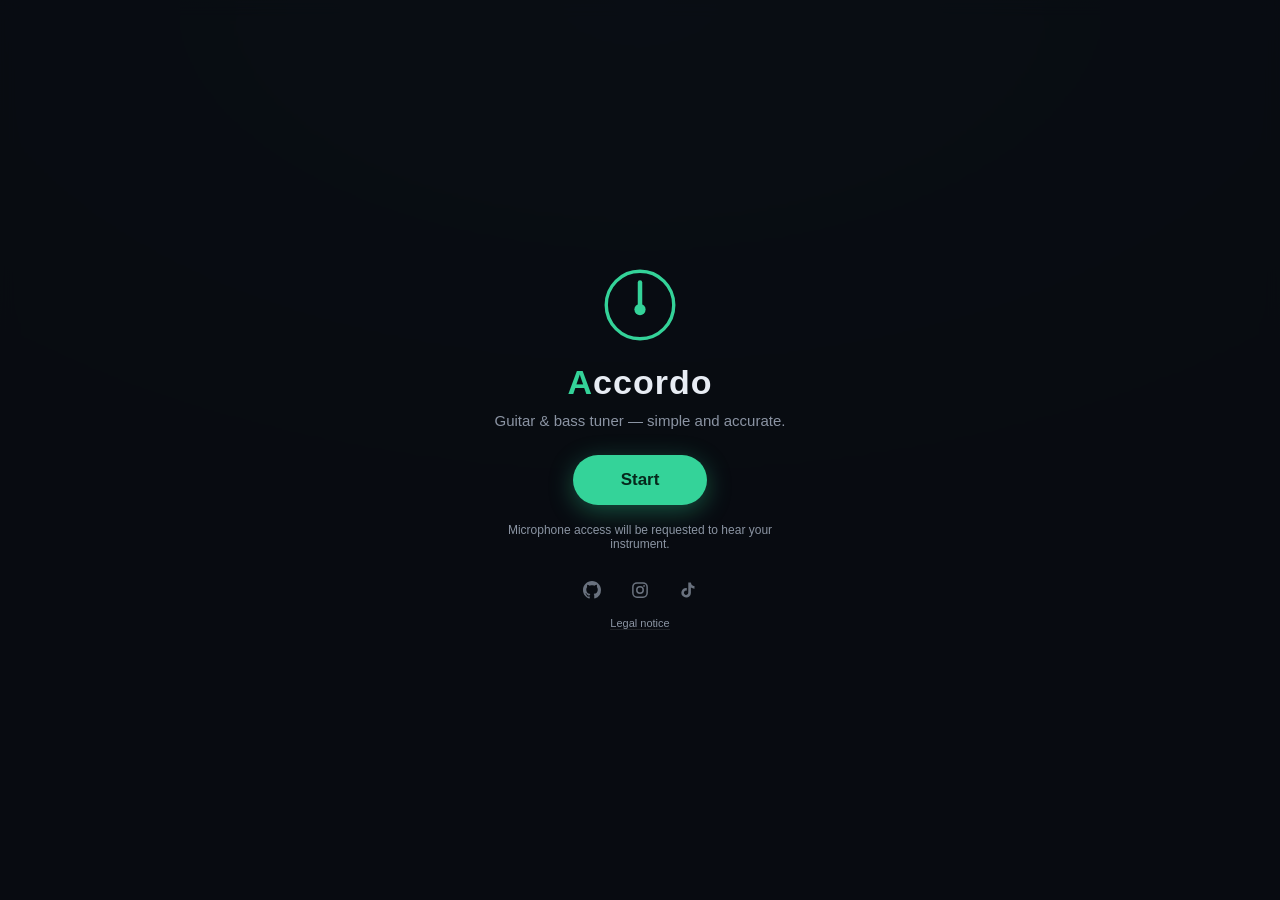
<file: index.html>
<!DOCTYPE html>
<html lang="fr">
<head>
<meta charset="UTF-8">
<meta http-equiv="Content-Security-Policy" content="default-src 'none'; script-src 'self' 'sha256-bJ1REv+4RdGnGpzXMUeaweJPyospHCH5Voa5C8u6MGs='; style-src 'self'; img-src 'self' data:; manifest-src 'self'; connect-src 'self'; media-src 'self'; base-uri 'none'; form-action 'none'; object-src 'none'">
<meta name="referrer" content="strict-origin-when-cross-origin">
<meta name="viewport" content="width=device-width, initial-scale=1, viewport-fit=cover, interactive-widget=resizes-content">
<meta name="theme-color" content="#0c1017">
<meta name="apple-mobile-web-app-capable" content="yes">
<meta name="apple-mobile-web-app-status-bar-style" content="black-translucent">

<!-- SEO -->
<title>Accordo — Free Online Guitar & Bass Tuner | Accordeur guitare & basse</title>
<meta name="description" content="Free, accurate online chromatic tuner for 6/7/8-string guitar and 4/5/6-string bass. 50+ tunings: Drop C, Open G, DADGAD… No ads, no tracking, works offline. Accordeur gratuit et précis pour guitare et basse.">
<meta name="keywords" content="guitar tuner, bass tuner, online tuner, accordeur guitare, accordeur basse, drop c tuner, open g, DADGAD, chromatic tuner, free tuner, afinador guitarra, Stimmgerät Gitarre">
<meta name="author" content="Pierre Viéville">
<meta name="robots" content="index, follow">
<link rel="canonical" href="https://accordo.tools/">

<!-- Open Graph / réseaux sociaux -->
<meta property="og:type" content="website">
<meta property="og:site_name" content="Accordo">
<meta property="og:title" content="Accordo — Free Online Guitar & Bass Tuner">
<meta property="og:description" content="Free, accurate chromatic tuner for guitar and bass. 50+ tunings, 9 languages, no ads, works offline.">
<meta property="og:url" content="https://accordo.tools/">
<meta property="og:image" content="https://accordo.tools/icon.svg">
<meta name="twitter:card" content="summary">
<meta name="twitter:title" content="Accordo — Free Online Guitar & Bass Tuner">
<meta name="twitter:description" content="Free, accurate chromatic tuner for guitar and bass. 50+ tunings, 9 languages, no ads, works offline.">
<meta name="twitter:image" content="https://accordo.tools/icon.svg">

<!-- Données structurées -->
<script type="application/ld+json">
{
  "@context": "https://schema.org",
  "@type": "WebApplication",
  "name": "Accordo",
  "url": "https://accordo.tools/",
  "description": "Free, accurate online chromatic tuner for 6/7/8-string guitar and 4/5/6-string bass. 50+ tunings, 9 languages, no ads, works offline.",
  "applicationCategory": "MusicApplication",
  "operatingSystem": "Any",
  "browserRequirements": "Requires a modern browser with microphone access",
  "inLanguage": ["en", "fr", "es", "it", "de", "pt", "zh", "ja", "ko"],
  "offers": { "@type": "Offer", "price": "0", "priceCurrency": "EUR" },
  "author": {
    "@type": "Person",
    "name": "Pierre Viéville",
    "url": "https://pierrevieville.fr"
  }
}
</script>

<link rel="manifest" href="manifest.webmanifest">
<link rel="icon" href="icon.svg" type="image/svg+xml">
<link rel="apple-touch-icon" href="icon.svg">
<link rel="stylesheet" href="style.css">
</head>
<body>

<!-- Écran de démarrage (obligatoire : geste utilisateur pour activer micro/audio) -->
<div id="startOverlay" class="overlay">
  <div class="start-card">
    <div class="start-logo">
      <svg viewBox="0 0 64 64" width="72" height="72" aria-hidden="true">
        <circle cx="32" cy="32" r="30" fill="none" stroke="#34d399" stroke-width="3"/>
        <line x1="32" y1="34" x2="32" y2="12" stroke="#34d399" stroke-width="4" stroke-linecap="round"/>
        <circle cx="32" cy="36" r="5" fill="#34d399"/>
      </svg>
    </div>
    <h1>Accordo</h1>
    <p id="tagline">Accordeur guitare &amp; basse, simple et précis.</p>
    <button id="startBtn" class="btn-primary">Commencer</button>
    <p id="startHint" class="start-hint">L'accès au micro sera demandé pour écouter votre instrument.</p>
    <div class="social-row">
      <a class="social-link" href="https://github.com/Immolare/accordo" target="_blank" rel="noopener noreferrer" aria-label="GitHub">
        <svg viewBox="0 0 16 16" width="18" height="18" aria-hidden="true" focusable="false"><path fill="currentColor" d="M8 0C3.58 0 0 3.58 0 8c0 3.54 2.29 6.53 5.47 7.59.4.07.55-.17.55-.38 0-.19-.01-.82-.01-1.49-2.01.37-2.53-.49-2.69-.94-.09-.23-.48-.94-.82-1.13-.28-.15-.68-.52-.01-.53.63-.01 1.08.58 1.23.82.72 1.21 1.87.87 2.33.66.07-.52.28-.87.51-1.07-1.78-.2-3.64-.89-3.64-3.95 0-.87.31-1.59.82-2.15-.08-.2-.36-1.02.08-2.12 0 0 .67-.21 2.2.82.64-.18 1.32-.27 2-.27s1.36.09 2 .27c1.53-1.04 2.2-.82 2.2-.82.44 1.1.16 1.92.08 2.12.51.56.82 1.27.82 2.15 0 3.07-1.87 3.75-3.65 3.95.29.25.54.73.54 1.48 0 1.07-.01 1.93-.01 2.2 0 .21.15.46.55.38A8.01 8.01 0 0 0 16 8c0-4.42-3.58-8-8-8z"/></svg>
      </a>
      <a class="social-link" href="https://www.instagram.com/pierre.vieville.metal" target="_blank" rel="noopener noreferrer" aria-label="Instagram">
        <svg viewBox="0 0 24 24" width="18" height="18" aria-hidden="true" focusable="false" fill="none" stroke="currentColor" stroke-width="2"><rect x="2.5" y="2.5" width="19" height="19" rx="5.5"/><circle cx="12" cy="12" r="4.3"/><circle cx="17.4" cy="6.6" r="1.2" fill="currentColor" stroke="none"/></svg>
      </a>
      <a class="social-link" href="https://www.tiktok.com/@pierrevieville" target="_blank" rel="noopener noreferrer" aria-label="TikTok">
        <svg viewBox="0 0 24 24" width="18" height="18" aria-hidden="true" focusable="false"><path fill="currentColor" d="M19.59 6.69a4.83 4.83 0 0 1-3.77-4.25V2h-3.45v13.67a2.89 2.89 0 0 1-5.2 1.74 2.89 2.89 0 0 1 2.31-4.64 2.93 2.93 0 0 1 .88.13V9.4a6.84 6.84 0 0 0-1-.05A6.33 6.33 0 0 0 5 20.1a6.34 6.34 0 0 0 10.86-4.43v-7a8.16 8.16 0 0 0 4.77 1.52v-3.4a4.85 4.85 0 0 1-1-.1z"/></svg>
      </a>
    </div>
    <a id="legalLink" class="legal-link" href="legal.html">Legal notice</a>
  </div>
</div>

<!-- Contenu descriptif pour moteurs de recherche (sans JavaScript) -->
<noscript>
  <section>
    <h2>Accordo — Free Online Guitar &amp; Bass Tuner</h2>
    <p>Accordo is a free, accurate chromatic tuner for 6, 7 and 8-string guitars and 4, 5 and 6-string basses.
      It offers more than 50 tunings (Standard, Drop D, Drop C, Drop B, Open G, Open D, DADGAD, All Fourths…),
      a flat switch, reference tones to tune by ear, and automatic string detection — with no ads and no tracking.
      JavaScript is required to use the tuner.</p>
  </section>
</noscript>

<div id="app" class="app" hidden>

  <!-- En-tête : titre + calibration -->
  <header class="topbar">
    <div class="brand">Accordo</div>
    <div class="topbar-right">
      <button id="langBtn" class="lang-btn" aria-label="Langue" aria-haspopup="dialog" aria-expanded="false">FR</button>
      <div class="calib" role="group" aria-label="Calibration">
        <button id="calibDown" class="calib-btn" aria-label="Diminuer la fréquence de référence">−</button>
        <span id="calibValue" class="calib-value" aria-live="polite">440 Hz</span>
        <button id="calibUp" class="calib-btn" aria-label="Augmenter la fréquence de référence">+</button>
      </div>
    </div>
  </header>

  <!-- Guitare / Basse -->
  <div class="segmented" role="tablist" aria-label="Instrument">
    <button id="segGuitar" class="seg active" role="tab" aria-selected="true">Guitare</button>
    <button id="segBass" class="seg" role="tab" aria-selected="false">Basse</button>
  </div>

  <!-- Sélecteur de preset -->
  <button id="presetBtn" class="preset-btn" aria-haspopup="dialog" aria-expanded="false">
    <span id="presetLabel">Standard E · 6 cordes</span>
    <svg width="14" height="14" viewBox="0 0 16 16" aria-hidden="true" focusable="false"><path d="M4 6l4 4 4-4" fill="none" stroke="currentColor" stroke-width="2" stroke-linecap="round" stroke-linejoin="round"/></svg>
  </button>

  <!-- Cadran -->
  <div class="gauge-card">
    <svg id="gauge" viewBox="0 0 300 178" class="gauge" aria-hidden="true" focusable="false">
      <g id="ticks"></g>
      <path id="zoneArc" d="" class="zone-arc"/>
      <g id="needle">
        <line x1="150" y1="98" x2="150" y2="34" class="needle-line"/>
      </g>
      <text x="38"  y="172" class="gauge-minus">♭</text>
      <text x="262" y="172" class="gauge-plus">♯</text>
    </svg>
    <div class="note-display">
      <div id="noteName" class="note-name">–</div>
      <div class="note-meta">
        <span id="centsLabel" class="cents">&nbsp;</span>
        <span id="freqLabel" class="freq">&nbsp;</span>
      </div>
      <div id="statusText" class="status" role="status" aria-live="polite">Jouez une corde…</div>
    </div>
  </div>

  <!-- Cordes -->
  <div id="stringsRow" class="strings" role="group"></div>

  <!-- Boutons du bas -->
  <footer class="controls">
    <button id="flatBtn" class="ctrl">
      <span class="ctrl-icon">♭</span><span id="flatLabel" class="ctrl-label">Flat</span>
    </button>
    <button id="autoBtn" class="ctrl active">
      <span class="ctrl-icon">A</span><span id="autoLabel" class="ctrl-label">Auto</span>
    </button>
    <button id="soundBtn" class="ctrl">
      <span class="ctrl-icon">🔊</span><span id="soundLabel" class="ctrl-label">Son</span>
    </button>
  </footer>

  <div id="micBanner" class="mic-banner" role="alert" hidden>
    <span id="micBannerText">Micro non autorisé — utilisez le mode Son et accordez à l'oreille.</span>
    <button id="micRetry" class="mic-retry">Réessayer</button>
  </div>
</div>

<!-- Feuille de sélection des accordages -->
<div id="presetSheet" class="overlay sheet-overlay" hidden>
  <div class="sheet" role="dialog" aria-modal="true" aria-labelledby="sheetTitle">
    <div class="sheet-head">
      <span id="sheetTitle">Accordages</span>
      <button id="sheetClose" class="sheet-close" aria-label="Fermer">✕</button>
    </div>
    <div class="sheet-search">
      <input id="presetSearch" type="search" inputmode="search" autocomplete="off"
             placeholder="Rechercher : Drop C, Open G, DADGAD…">
    </div>
    <div class="custom-actions-bar">
      <button id="createCustomBtn" class="custom-create-btn">+ Custom</button>
      <div class="custom-import-bar">
        <input id="customImportInput" type="text" inputmode="text" autocomplete="off"
               placeholder="Paste a share code...">
        <button id="customImportBtn" class="custom-import-btn">Import</button>
      </div>
    </div>
    <div id="presetList" class="sheet-list"></div>
  </div>
</div>

<!-- Feuille de sélection de la langue -->
<div id="langSheet" class="overlay sheet-overlay" hidden>
  <div class="sheet" role="dialog" aria-modal="true" aria-labelledby="langTitle">
    <div class="sheet-head">
      <span id="langTitle">Langue</span>
      <button id="langClose" class="sheet-close" aria-label="Fermer">✕</button>
    </div>
    <div id="langList" class="sheet-list"></div>
  </div>
</div>


<!-- Feuille de creation d'accordage personnalise -->
<div id="customSheet" class="overlay sheet-overlay" hidden>
  <div class="sheet" role="dialog" aria-modal="true" aria-labelledby="customSheetTitle">
    <div class="sheet-head">
      <span id="customSheetTitle">Custom Tuning</span>
      <button id="customSheetClose" class="sheet-close" aria-label="Close">&times;</button>
    </div>
    <div class="custom-name-row">
      <input id="customNameInput" type="text" inputmode="text" autocomplete="off"
             placeholder="Tuning name...">
    </div>
    <div id="customStringsContainer" class="custom-strings"></div>
    <div class="custom-add-row">
      <button id="customAddLow" class="custom-add-btn">+ Add low string</button>
      <button id="customAddHigh" class="custom-add-btn">+ Add high string</button>
    </div>
    <div class="custom-footer">
      <button id="customSaveBtn" class="btn-primary custom-save-btn">Save</button>
      <div id="customShareDisplay" class="custom-share" hidden>
        <span id="customShareLabel" class="custom-share-label">Code:</span>
        <input id="customShareCodeInput" type="text" readonly class="custom-share-input">
        <button id="customShareCopy" class="custom-share-copy">Copy</button>
      </div>
    </div>
  </div>
</div>

<div id="toast" class="toast" role="status" aria-live="polite" hidden></div>
<button id="updateBtn" class="update-banner" hidden></button>
<div id="srAnnounce" class="sr-only" role="status" aria-live="polite"></div>

<script src="js/i18n.js"></script>
<script src="js/music.js"></script>
<script src="js/share-code.js"></script>
<script src="js/settings-store.js"></script>
<script src="js/audio-engine.js"></script>
<script src="js/ui.js"></script>
<script src="js/custom-tunings.js"></script>
<script src="js/app.js"></script>
</body>
</html>
</file>
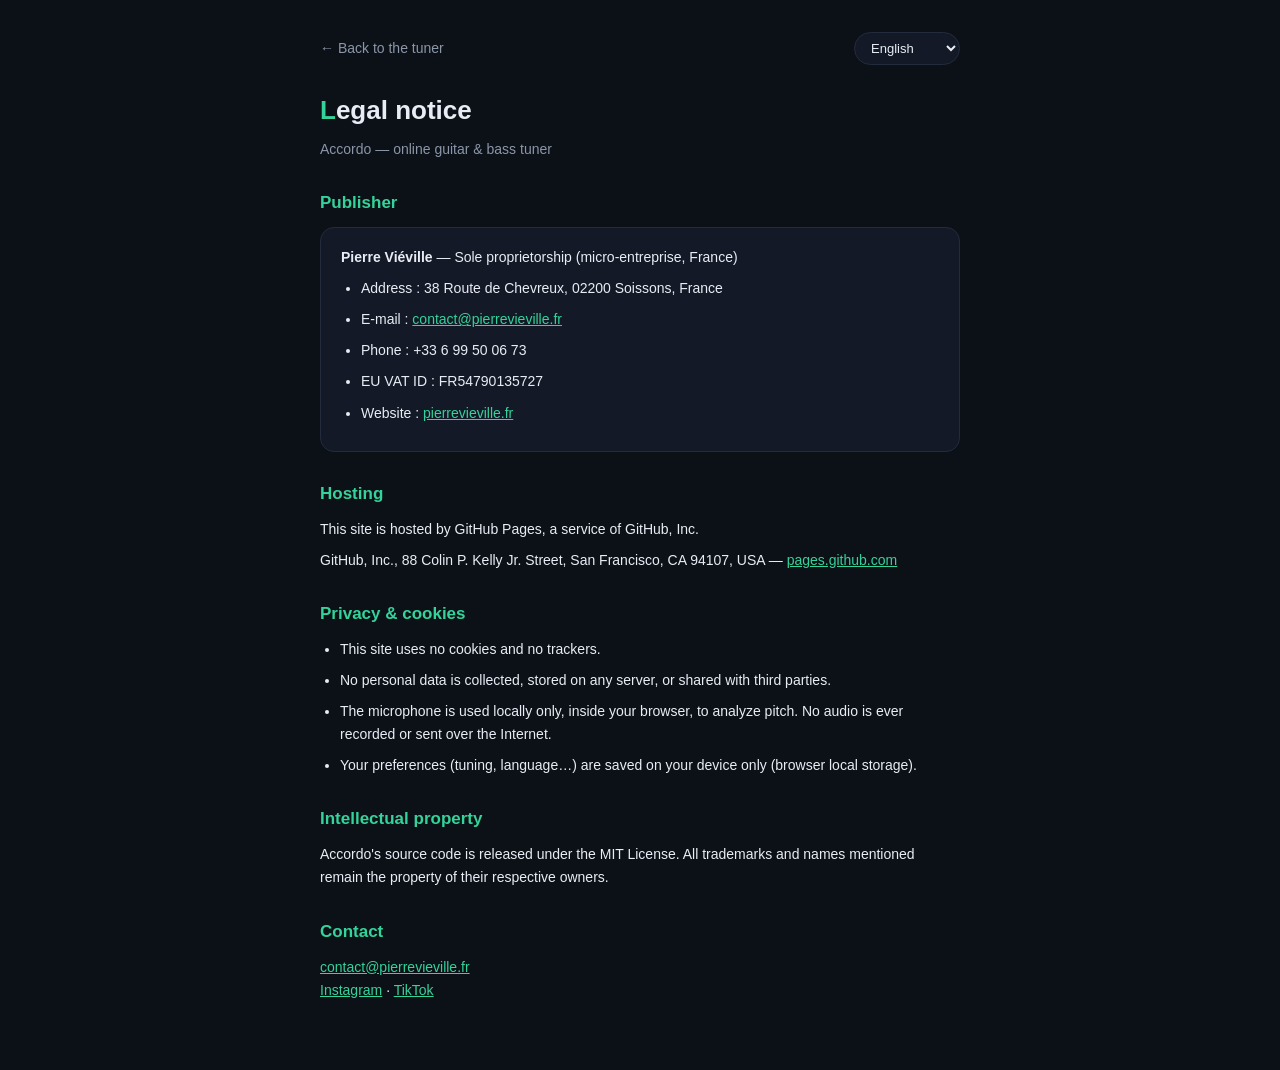
<file: legal.html>
<!DOCTYPE html>
<html lang="en">
<head>
  <meta charset="UTF-8">
  <meta http-equiv="Content-Security-Policy" content="default-src 'none'; script-src 'self'; style-src 'unsafe-inline'; img-src 'self'; base-uri 'none'; form-action 'none'; object-src 'none'">
  <meta name="referrer" content="strict-origin-when-cross-origin">
  <meta name="viewport" content="width=device-width, initial-scale=1, viewport-fit=cover">
  <meta name="color-scheme" content="dark">
  <meta name="robots" content="noindex, follow">
  <title>Legal notice — Accordo</title>
  <link rel="icon" href="icon.svg" type="image/svg+xml">
  <style>
    :root {
      --bg: #0c1017; --card: #131926; --border: #232c3d;
      --text: #e8edf5; --muted: #8b96a8; --accent: #34d399;
    }
    * { margin: 0; padding: 0; box-sizing: border-box; }
    body {
      background: var(--bg); color: var(--text);
      font-family: -apple-system, BlinkMacSystemFont, "Segoe UI", Roboto, sans-serif;
      line-height: 1.65; padding: 32px 20px 60px;
    }
    main { max-width: 640px; margin: 0 auto; }
    h1 { font-size: 26px; margin-bottom: 6px; }
    h1::first-letter { color: var(--accent); }
    .sub { color: var(--muted); font-size: 14px; margin-bottom: 20px; }
    h2 { font-size: 17px; margin: 28px 0 10px; color: var(--accent); }
    p, li { font-size: 14px; margin-bottom: 8px; }
    ul { padding-left: 20px; }
    a { color: var(--accent); }
    .card {
      background: var(--card); border: 1px solid var(--border);
      border-radius: 14px; padding: 18px 20px; margin-bottom: 8px;
    }
    .top { display: flex; justify-content: space-between; align-items: center; gap: 12px; margin-bottom: 24px; }
    .back { color: var(--muted); text-decoration: none; font-size: 14px; }
    .back:hover { color: var(--text); }
    select {
      background: var(--card); color: var(--text);
      border: 1px solid var(--border); border-radius: 999px;
      padding: 7px 12px; font-size: 13px; font-family: inherit;
    }
    :focus-visible { outline: 2px solid var(--accent); outline-offset: 2px; }
  </style>
</head>
<body>
<main>
  <div class="top">
    <a class="back" href="./" id="backLink">← Accordo</a>
    <select id="langSelect" aria-label="Language"></select>
  </div>

  <h1 id="title">Legal notice</h1>
  <p class="sub" id="sub">Accordo — online guitar &amp; bass tuner</p>

  <h2 id="hPublisher"></h2>
  <div class="card">
    <p><strong>Pierre Viéville</strong> — <span id="pubType"></span></p>
    <ul>
      <li><span id="lAddress"></span> : 38 Route de Chevreux, 02200 Soissons, France</li>
      <li>E-mail : <a href="mailto:contact@pierrevieville.fr">contact@pierrevieville.fr</a></li>
      <li><span id="lPhone"></span> : +33 6 99 50 06 73</li>
      <li><span id="lVat"></span> : FR54790135727</li>
      <li><span id="lWebsite"></span> : <a href="https://pierrevieville.fr" rel="noopener">pierrevieville.fr</a></li>
    </ul>
  </div>

  <h2 id="hHosting"></h2>
  <p id="pHosting"></p>
  <p>GitHub, Inc., 88 Colin P. Kelly Jr. Street, San Francisco, CA 94107, USA —
    <a href="https://pages.github.com" rel="noopener">pages.github.com</a></p>

  <h2 id="hPrivacy"></h2>
  <ul id="privacyList"></ul>

  <h2 id="hIp"></h2>
  <p id="pIp"></p>

  <h2 id="hContact"></h2>
  <p><a href="mailto:contact@pierrevieville.fr">contact@pierrevieville.fr</a><br>
    <a href="https://www.instagram.com/pierre.vieville.metal" rel="noopener">Instagram</a> ·
    <a href="https://www.tiktok.com/@pierrevieville" rel="noopener">TikTok</a></p>
</main>

<script src="legal.js"></script>
</body>
</html>
</file>
<file: style.css>
/* ============ Accordo — style ============ */
* { margin: 0; padding: 0; box-sizing: border-box; -webkit-tap-highlight-color: transparent; }

:root {
  --bg: #0c1017;
  --card: rgba(255, 255, 255, 0.045);
  --border: rgba(255, 255, 255, 0.09);
  --text: #e8edf4;
  --muted: #8b94a3;
  --accent: #34d399;
  --accent-dim: rgba(52, 211, 153, 0.16);
  --warn: #f87171;
  --amber: #fbbf24;
}

html, body {
  height: 100%;
  overscroll-behavior: none;
  touch-action: manipulation;
}

body {
  background: radial-gradient(120% 90% at 50% 0%, #141b28 0%, var(--bg) 60%);
  color: var(--text);
  font-family: -apple-system, BlinkMacSystemFont, "Segoe UI", Roboto, "Helvetica Neue", sans-serif;
  user-select: none;
  -webkit-user-select: none;
}

button { font-family: inherit; color: inherit; background: none; border: none; cursor: pointer; }

/* ---------- accessibilité ---------- */
.sr-only {
  position: absolute; width: 1px; height: 1px;
  padding: 0; margin: -1px; overflow: hidden;
  clip: rect(0 0 0 0); white-space: nowrap; border: 0;
}
:focus:not(:focus-visible) { outline: none; }
:focus-visible {
  outline: 2px solid var(--accent);
  outline-offset: 2px;
  border-radius: 6px;
}
@media (prefers-reduced-motion: reduce) {
  *, *::before, *::after {
    animation-duration: 0.01ms !important;
    animation-iteration-count: 1 !important;
    transition-duration: 0.01ms !important;
  }
}

.app[hidden] { display: none; }

.app {
  max-width: 440px;
  margin: 0 auto;
  min-height: 100dvh;
  display: flex;
  flex-direction: column;
  gap: 14px;
  padding: calc(12px + env(safe-area-inset-top)) 16px calc(16px + env(safe-area-inset-bottom));
}

/* ---------- top bar ---------- */
.topbar { display: flex; align-items: center; justify-content: space-between; }
.topbar-right { display: flex; align-items: center; gap: 8px; }
.brand { font-size: 20px; font-weight: 700; letter-spacing: 0.5px; }
.brand::first-letter { color: var(--accent); }

.lang-btn {
  background: var(--card); border: 1px solid var(--border); border-radius: 999px;
  padding: 9px 14px; font-size: 13px; font-weight: 700; letter-spacing: 1px;
  color: var(--text);
}
.lang-btn:active { background: rgba(255,255,255,0.1); }

.calib { display: flex; align-items: center; gap: 4px; background: var(--card); border: 1px solid var(--border); border-radius: 999px; padding: 3px; }
.calib-btn {
  width: 32px; height: 32px; border-radius: 50%;
  font-size: 18px; line-height: 1; color: var(--muted);
  display: flex; align-items: center; justify-content: center;
}
.calib-btn:active { background: rgba(255,255,255,0.1); color: var(--text); }
.calib-value { font-size: 13px; font-variant-numeric: tabular-nums; min-width: 52px; text-align: center; color: var(--text); }

/* ---------- segmented ---------- */
.segmented {
  display: flex; background: var(--card); border: 1px solid var(--border);
  border-radius: 14px; padding: 4px; gap: 4px;
}
.seg {
  flex: 1; padding: 10px 0; border-radius: 10px;
  font-size: 15px; font-weight: 600; color: var(--muted);
  transition: background 0.15s, color 0.15s;
}
.seg.active { background: var(--accent-dim); color: var(--accent); }

/* ---------- preset button ---------- */
.preset-btn {
  display: flex; align-items: center; justify-content: center; gap: 8px;
  background: var(--card); border: 1px solid var(--border); border-radius: 14px;
  padding: 13px; font-size: 15px; font-weight: 600; color: var(--text);
}
.preset-btn svg { color: var(--muted); }
.preset-btn:active { background: rgba(255,255,255,0.08); }

/* ---------- gauge ---------- */
.gauge-card {
  background: var(--card); border: 1px solid var(--border); border-radius: 22px;
  padding: 14px 10px 18px; text-align: center;
  /* absorbe la hauteur libre sur les grands écrans (pas de trou avant les contrôles) */
  flex: 1 0 auto;
  display: flex; flex-direction: column; justify-content: center;
}
.gauge { width: 100%; max-height: 200px; display: block; }
.tick { stroke: rgba(255,255,255,0.22); stroke-width: 2; stroke-linecap: round; }
.tick.major { stroke: rgba(255,255,255,0.45); stroke-width: 2.5; }
.tick.center { stroke: var(--accent); stroke-width: 3; }
.zone-arc { fill: none; stroke: var(--accent-dim); stroke-width: 14; stroke-linecap: round; }
.needle-line { stroke: var(--warn); stroke-width: 5; stroke-linecap: round; transition: stroke 0.2s; }
.gauge.in-tune .needle-line { stroke: var(--accent); }
.gauge.idle .needle-line { stroke: #4b5563; }
.gauge-minus, .gauge-plus { fill: var(--muted); font-size: 18px; text-anchor: middle; }

.note-display { margin-top: -66px; pointer-events: none; }
.note-name {
  font-size: 58px; font-weight: 800; line-height: 1;
  transition: color 0.2s;
}
.note-name.in-tune { color: var(--accent); }
.note-meta { display: flex; justify-content: center; gap: 14px; margin-top: 6px; font-size: 14px; font-variant-numeric: tabular-nums; }
.cents { color: var(--amber); font-weight: 600; min-width: 64px; text-align: right; }
.cents.in-tune { color: var(--accent); }
.freq { color: var(--muted); min-width: 74px; text-align: left; }
/* micro désactivé : message seul, centré */
.note-meta.mic-off .cents { display: none; }
.note-meta.mic-off .freq { min-width: 0; text-align: center; }
.status { margin-top: 8px; font-size: 14px; color: var(--muted); min-height: 20px; transition: color 0.2s; }
.status.in-tune { color: var(--accent); font-weight: 600; }

/* ---------- strings ---------- */
.strings { display: flex; justify-content: center; gap: 8px; flex-wrap: wrap; }
.string-btn {
  position: relative;
  width: 52px; height: 54px; border-radius: 16px;
  background: var(--card); border: 1px solid var(--border);
  display: flex; align-items: center; justify-content: center;
  transition: border-color 0.15s, background 0.15s, transform 0.1s;
}
.string-btn:active { transform: scale(0.94); }
.string-btn .s-note { font-size: 20px; font-weight: 700; }
.string-btn.selected { border-color: var(--accent); background: var(--accent-dim); }
.string-btn.tuned::after {
  content: "✓";
  position: absolute; top: -6px; right: -6px;
  width: 18px; height: 18px; border-radius: 50%;
  background: var(--accent); color: #06281c;
  font-size: 12px; font-weight: 800;
  display: flex; align-items: center; justify-content: center;
}

/* ---------- bottom controls ---------- */
.controls { display: flex; gap: 10px; margin-top: auto; }
.ctrl {
  flex: 1; display: flex; flex-direction: column; align-items: center; gap: 3px;
  background: var(--card); border: 1px solid var(--border); border-radius: 16px;
  padding: 11px 0; color: var(--muted);
  transition: border-color 0.15s, color 0.15s, background 0.15s;
}
.ctrl .ctrl-icon { font-size: 20px; line-height: 1.1; }
.ctrl .ctrl-label { font-size: 12px; font-weight: 600; }
.ctrl.active { color: var(--accent); border-color: var(--accent); background: var(--accent-dim); }
.ctrl:active { transform: scale(0.97); }

.mic-banner {
  background: rgba(248, 113, 113, 0.12); border: 1px solid rgba(248, 113, 113, 0.35);
  color: #fca5a5; border-radius: 12px; padding: 10px 14px; font-size: 13px; text-align: center;
}
.mic-retry {
  display: inline-block; margin-top: 8px;
  background: rgba(248, 113, 113, 0.18); border: 1px solid rgba(248, 113, 113, 0.45);
  color: #fecaca; border-radius: 999px; padding: 6px 16px;
  font-size: 13px; font-weight: 600;
}
.mic-retry:active { background: rgba(248, 113, 113, 0.3); }
.mic-retry[disabled] { opacity: 0.5; }

/* ---------- overlays ---------- */
.overlay {
  position: fixed; inset: 0; z-index: 50;
  background: rgba(8, 11, 17, 0.82);
  backdrop-filter: blur(8px); -webkit-backdrop-filter: blur(8px);
  display: flex; align-items: center; justify-content: center;
  padding: 20px;
}
.overlay[hidden] { display: none; }

.start-card { text-align: center; max-width: 320px; }
.start-logo { margin-bottom: 18px; }
.start-card h1 { font-size: 34px; font-weight: 800; letter-spacing: 1px; }
.start-card h1::first-letter { color: var(--accent); }
.start-card p { color: var(--muted); margin: 10px 0 26px; font-size: 15px; }
.start-hint { font-size: 12px !important; margin-top: 18px !important; }
.legal-link {
  display: inline-block; margin-top: 14px;
  font-size: 11px; color: var(--muted); text-decoration: none;
  border-bottom: 1px solid var(--border);
}
.legal-link:hover { color: var(--text); }

/* liens discrets GitHub / réseaux sociaux (écran de démarrage) */
.social-row {
  display: flex; justify-content: center; gap: 22px;
  margin-top: 22px;
}
.social-link {
  color: var(--muted); opacity: 0.75;
  display: inline-flex; padding: 4px;
  transition: color 0.15s, opacity 0.15s;
}
.social-link:hover, .social-link:focus-visible { color: var(--text); opacity: 1; }
.btn-primary {
  background: var(--accent); color: #06281c;
  font-size: 17px; font-weight: 700;
  padding: 15px 48px; border-radius: 999px;
  box-shadow: 0 6px 24px rgba(52, 211, 153, 0.35);
}
.btn-primary:active { transform: scale(0.97); }

/* ---------- preset sheet ---------- */
.sheet-overlay { align-items: flex-end; padding: 0; }
.sheet {
  width: 100%; max-width: 440px; margin: 0 auto;
  /* --kb : hauteur du clavier virtuel (voir app.js) — la feuille reste au-dessus */
  margin-bottom: var(--kb, 0px);
  max-height: min(78dvh, calc(100dvh - var(--kb, 0px) - 12px));
  display: flex; flex-direction: column;
  background: #141a24; border-radius: 22px 22px 0 0;
  border: 1px solid var(--border); border-bottom: none;
  animation: slideUp 0.22s ease-out;
}
@keyframes slideUp { from { transform: translateY(40px); opacity: 0; } to { transform: none; opacity: 1; } }
.sheet-head {
  display: flex; align-items: center; justify-content: space-between;
  padding: 16px 20px 10px; font-size: 17px; font-weight: 700;
}
.sheet-close {
  width: 32px; height: 32px; border-radius: 50%;
  background: rgba(255,255,255,0.08); color: var(--muted); font-size: 14px;
  padding: 0; line-height: 1;
  display: flex; align-items: center; justify-content: center;
}
.sheet-search { padding: 4px 14px 10px; }
.sheet-search input {
  width: 100%; padding: 11px 16px;
  background: rgba(255,255,255,0.06); border: 1px solid var(--border);
  border-radius: 12px; color: var(--text); font-size: 15px;
  font-family: inherit; outline: none;
  -webkit-appearance: none; appearance: none;
}
.sheet-search input::placeholder { color: var(--muted); }
.sheet-search input:focus { border-color: var(--accent); }
.sheet-empty { text-align: center; color: var(--muted); padding: 34px 0; font-size: 14px; }
.sheet-list { overflow-y: auto; padding: 0 14px calc(20px + env(safe-area-inset-bottom)); }
.sheet-group { font-size: 12px; font-weight: 700; text-transform: uppercase; letter-spacing: 1px; color: var(--muted); padding: 16px 8px 8px; }
.sheet-item {
  width: 100%; display: flex; align-items: center; justify-content: space-between;
  padding: 13px 14px; border-radius: 13px; text-align: left;
  background: var(--card); border: 1px solid transparent; margin-bottom: 6px;
}
.sheet-item .p-main { min-width: 0; padding-right: 10px; }
.sheet-item .p-name { font-size: 15px; font-weight: 600; }
.sheet-item .p-tag {
  font-size: 11px; font-weight: 600; color: var(--muted);
  background: rgba(255,255,255,0.07); border-radius: 999px;
  padding: 2px 8px; margin-left: 8px; vertical-align: 1px; white-space: nowrap;
}
.sheet-item .p-notes { font-size: 12px; color: var(--muted); margin-top: 2px; letter-spacing: 1px; }
.sheet-item.selected { border-color: var(--accent); background: var(--accent-dim); }
.sheet-item .p-check { color: var(--accent); font-weight: 800; visibility: hidden; }
.sheet-item.selected .p-check { visibility: visible; }
.custom-preset-del {
  width: 28px; height: 28px; border-radius: 50%; flex-shrink: 0;
  background: rgba(248, 113, 113, 0.15); border: 1px solid rgba(248, 113, 113, 0.35);
  color: var(--warn); padding: 0;
  display: flex; align-items: center; justify-content: center;
  margin-left: 6px;
}
.custom-preset-del:active { background: rgba(248, 113, 113, 0.3); }
.custom-preset-copy {
  width: 28px; height: 28px; border-radius: 50%; flex-shrink: 0;
  background: rgba(96, 165, 250, 0.12); border: 1px solid rgba(96, 165, 250, 0.35);
  color: #93c5fd; padding: 0;
  display: flex; align-items: center; justify-content: center;
  margin-left: 6px;
}
.custom-preset-copy:active { background: rgba(96, 165, 250, 0.3); }
.custom-preset-edit {
  width: 28px; height: 28px; border-radius: 50%; flex-shrink: 0;
  background: rgba(52, 211, 153, 0.12); border: 1px solid rgba(52, 211, 153, 0.35);
  color: var(--accent); padding: 0;
  display: flex; align-items: center; justify-content: center;
  margin-left: 6px;
}
.custom-preset-edit:active { background: rgba(52, 211, 153, 0.25); }
/* Icônes SVG des boutons ronds : bloc sans interligne = centrage parfait */
.custom-preset-del svg, .custom-preset-copy svg, .custom-preset-edit svg,
.custom-row-remove svg { display: block; }

/* ---------- octave subscript in note display ---------- */
.note-name sub, .s-note sub { font-size: 0.45em; vertical-align: sub; line-height: 1; }
.p-notes sub { font-size: 0.5em; vertical-align: sub; line-height: 1; }

/* ---------- custom tuning actions bar (preset sheet) ---------- */
.custom-actions-bar {
  display: flex; flex-direction: column; gap: 6px;
  padding: 0 14px 10px;
}
.custom-create-btn {
  width: 100%; padding: 11px; border-radius: 12px;
  background: var(--accent-dim); border: 1px solid var(--accent);
  color: var(--accent); font-size: 15px; font-weight: 700;
  text-align: center;
}
.custom-create-btn:active { background: rgba(52, 211, 153, 0.25); }
.custom-import-bar {
  display: flex; gap: 6px;
}
.custom-import-bar input {
  flex: 1; padding: 10px 14px;
  background: rgba(255,255,255,0.06); border: 1px solid var(--border);
  border-radius: 10px; color: var(--text); font-size: 14px;
  font-family: inherit; outline: none;
  -webkit-appearance: none; appearance: none;
}
.custom-import-bar input::placeholder { color: var(--muted); }
.custom-import-bar input:focus { border-color: var(--accent); }
.custom-import-btn {
  padding: 10px 16px; border-radius: 10px;
  background: var(--card); border: 1px solid var(--border);
  color: var(--text); font-size: 13px; font-weight: 600; white-space: nowrap;
}
.custom-import-btn:active { background: rgba(255,255,255,0.1); }

/* ---------- custom tuning sheet ---------- */
.custom-name-row { padding: 4px 14px 10px; }
.custom-name-row input {
  width: 100%; padding: 11px 16px;
  background: rgba(255,255,255,0.06); border: 1px solid var(--border);
  border-radius: 12px; color: var(--text); font-size: 15px;
  font-family: inherit; outline: none;
  -webkit-appearance: none; appearance: none;
}
.custom-name-row input::placeholder { color: var(--muted); }
.custom-name-row input:focus { border-color: var(--accent); }

.custom-strings {
  overflow-y: auto; padding: 0 14px;
  display: flex; flex-direction: column; gap: 6px;
  max-height: 320px; flex: 1 1 auto; min-height: 0;
}
.custom-string-row {
  display: flex; align-items: center; gap: 6px;
  padding: 8px 10px;
  background: var(--card); border: 1px solid var(--border);
  border-radius: 12px;
}
.custom-string-label {
  font-size: 12px; font-weight: 600; color: var(--muted);
  min-width: 60px; flex-shrink: 0;
}
.custom-note-select, .custom-octave-select {
  padding: 8px 6px; border-radius: 8px;
  background: rgba(255,255,255,0.06); border: 1px solid var(--border);
  color: var(--text); font-size: 14px; font-weight: 600;
  font-family: inherit; outline: none;
  -webkit-appearance: none; appearance: none;
  cursor: pointer; flex: 1; min-width: 0;
  text-align: center;
}
.custom-note-select:focus, .custom-octave-select:focus { border-color: var(--accent); }
.custom-note-select option, .custom-octave-select option {
  background: #141a24; color: var(--text);
}
.custom-row-remove {
  width: 28px; height: 28px; border-radius: 50%;
  background: rgba(248, 113, 113, 0.15); border: 1px solid rgba(248, 113, 113, 0.35);
  color: var(--warn); padding: 0;
  display: flex; align-items: center; justify-content: center;
  flex-shrink: 0;
}
.custom-row-remove:active { background: rgba(248, 113, 113, 0.3); }

.custom-add-row {
  display: flex; gap: 6px; padding: 10px 14px;
}
.custom-add-btn {
  flex: 1; padding: 10px; border-radius: 10px;
  background: var(--card); border: 1px dashed var(--border);
  color: var(--muted); font-size: 13px; font-weight: 600;
  text-align: center;
}
.custom-add-btn:active { background: rgba(255,255,255,0.06); border-color: var(--muted); }

.custom-footer {
  padding: 0 14px 20px; display: flex; flex-direction: column; gap: 10px;
}
.custom-save-btn {
  width: 100%; text-align: center;
}
.custom-share {
  display: flex; align-items: center; gap: 6px;
  padding: 10px 12px;
  background: rgba(52, 211, 153, 0.08); border: 1px solid var(--accent);
  border-radius: 12px;
}
.custom-share-label {
  font-size: 12px; font-weight: 600; color: var(--accent); white-space: nowrap;
}
.custom-share-input {
  flex: 1; padding: 7px 10px; border: none; border-radius: 8px;
  background: rgba(0,0,0,0.25); color: var(--accent);
  font-size: 12px; font-family: monospace; outline: none;
  cursor: default;
}
.custom-share-copy {
  padding: 7px 12px; border-radius: 8px;
  background: var(--accent); color: #06281c;
  font-size: 12px; font-weight: 700; white-space: nowrap;
}

/* ---------- toast ---------- */
.toast {
  position: fixed; left: 50%; bottom: calc(96px + env(safe-area-inset-bottom));
  transform: translateX(-50%);
  background: var(--accent); color: #06281c;
  font-size: 14px; font-weight: 700;
  padding: 11px 22px; border-radius: 999px;
  box-shadow: 0 8px 24px rgba(0,0,0,0.4);
  z-index: 60; white-space: nowrap;
  animation: toastIn 0.25s ease-out;
}
@keyframes toastIn { from { opacity: 0; transform: translate(-50%, 10px); } to { opacity: 1; transform: translate(-50%, 0); } }

/* ---------- bannière de mise à jour PWA ---------- */
.update-banner {
  position: fixed; left: 50%; top: calc(10px + env(safe-area-inset-top));
  transform: translateX(-50%);
  max-width: min(92vw, 420px);
  background: var(--accent); color: #06281c;
  font-size: 13px; font-weight: 700;
  padding: 11px 20px; border-radius: 999px;
  box-shadow: 0 8px 24px rgba(0,0,0,0.4);
  z-index: 70;
  animation: toastIn 0.25s ease-out;
}
.update-banner[hidden] { display: none; }
.update-banner:active { transform: translate(-50%, 1px); }

@media (max-width: 370px) {
  .string-btn { width: 42px; height: 48px; }
  .note-name { font-size: 48px; }
}
</file>
